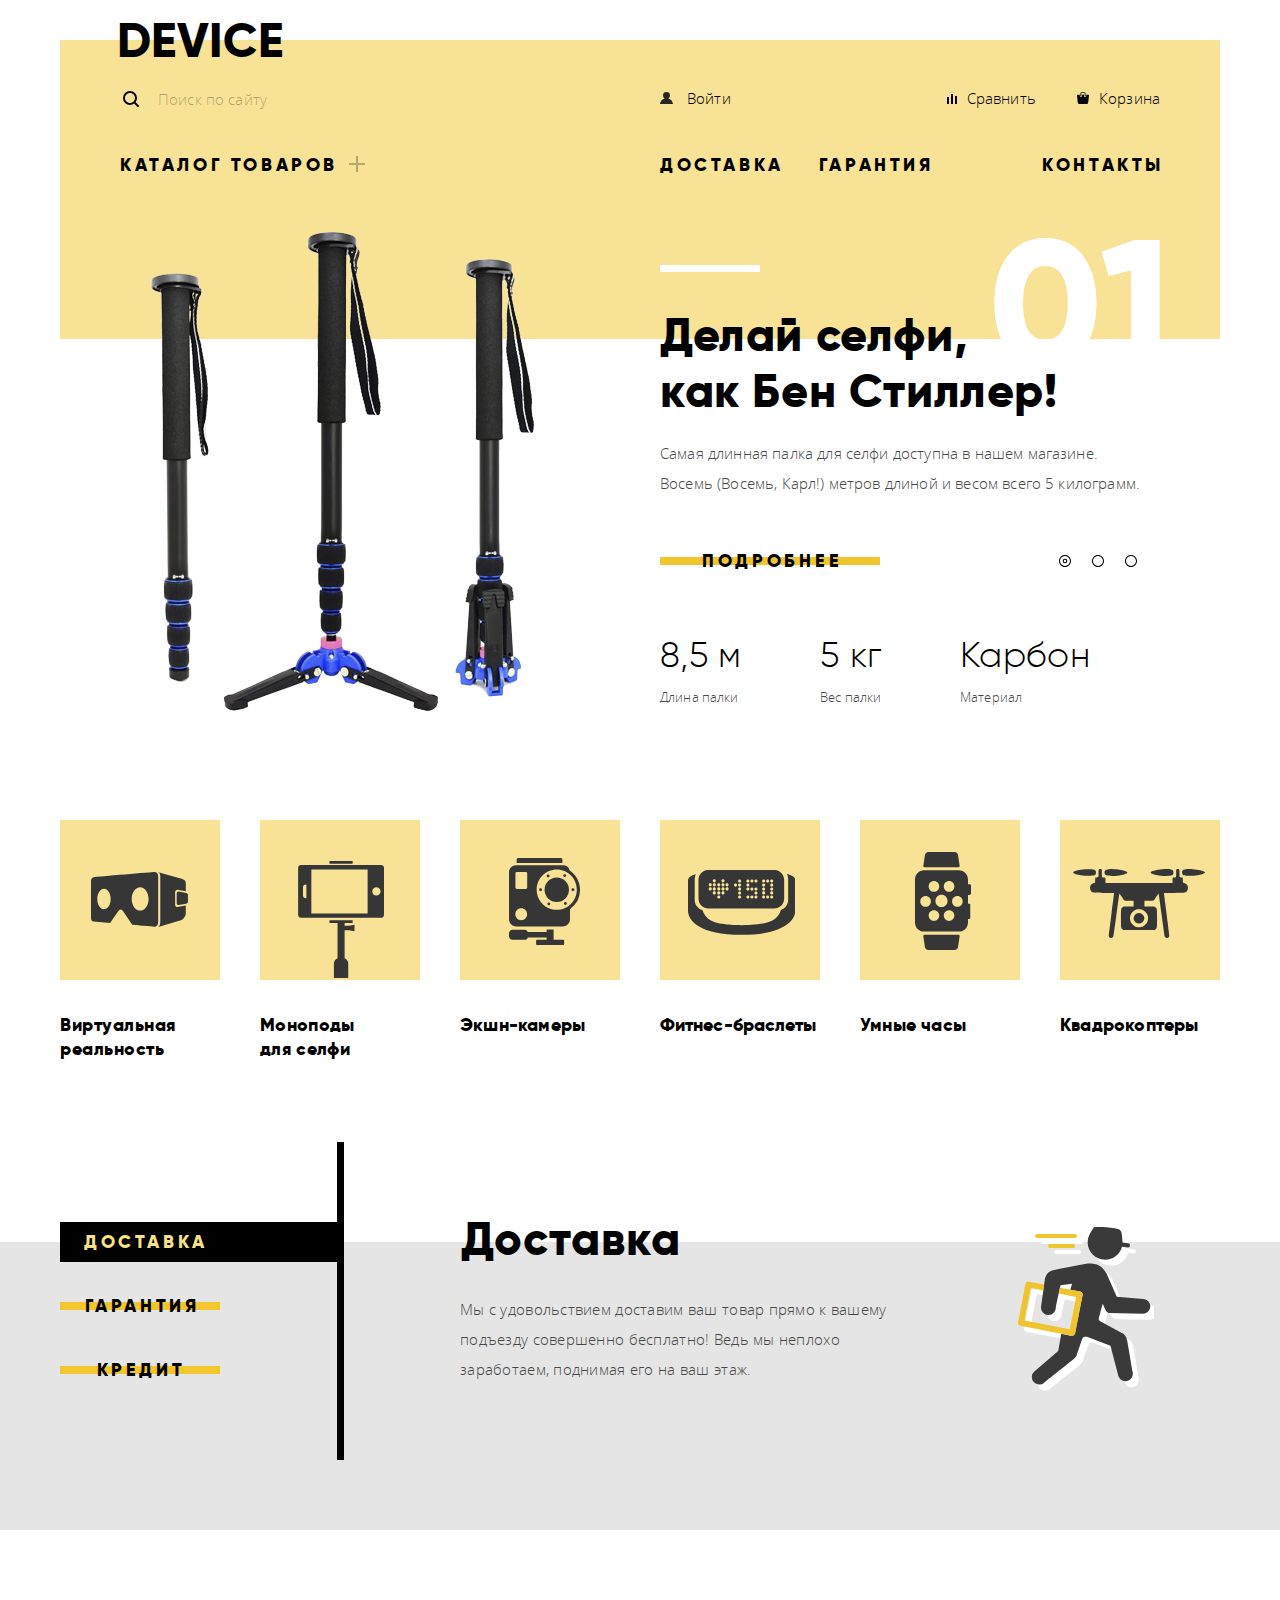
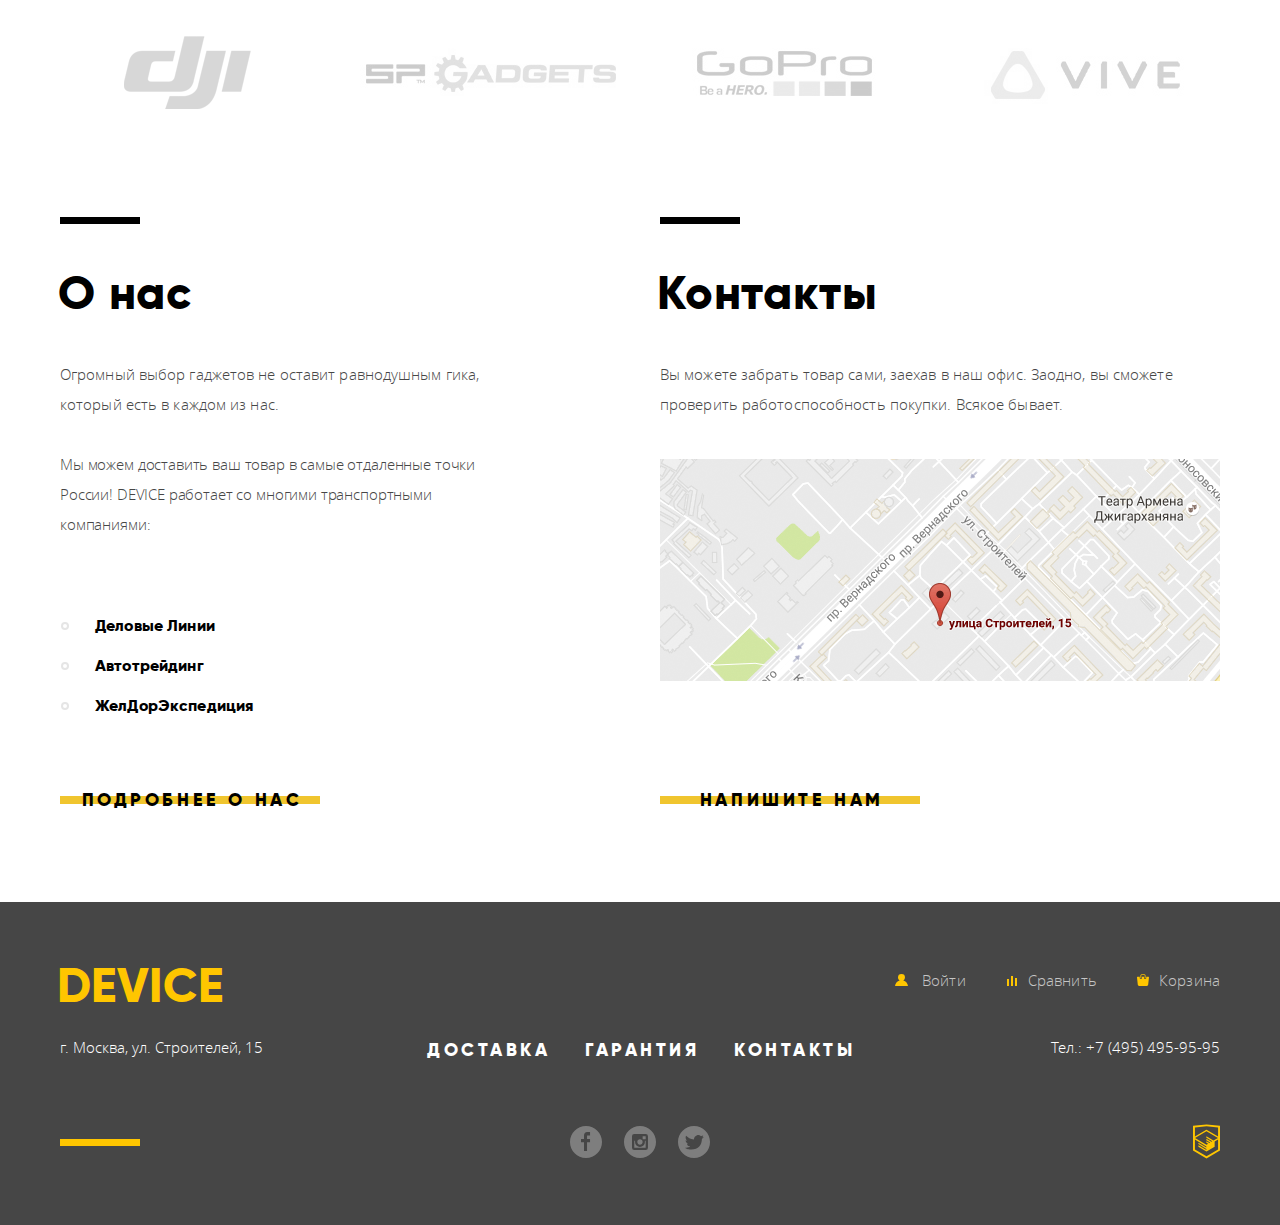
<file: index.html>
<!DOCTYPE html>
<html lang="ru">
  <head>
    <meta charset="utf-8">
    <title>HTML Academy: Девайс</title>
    <link rel="stylesheet" href="css/normalize-min.css">
    <link rel="stylesheet" href="css/style-min.css">
  </head>
  <body class="main-page">
    <header class="header">
      <div class="container">
        <nav class="navigation">
          <a class="logo header-logo disabled">Device</a>
          <div class="user-navigation">
            <form class="search-form" action="https://echo.htmlacademy.ru" method="get" name="search-data">
              <label class="visually-hidden" for="search">Поиск по сайту</label>
              <input class="search-field" type="search" name="search" id="search" placeholder="Поиск по сайту" required>
              <button class="search-btn" type="submit"><span class="btnfix">Найти</span></button>
            </form>
            <ul class="auth-menu header-auth-menu">
              <li class="auth-item header-auth-item">
                <a class="auth-link user-link" href="#">Войти</a>
              </li>
            </ul>
            <ul class="shopping-menu header-shopping-menu">
              <li class="shopping-item header-shopping-item">
                <a class="shopping-link compare-link" href="#">Сравнить</a>
              </li>
              <li class="shopping-item header-shopping-item">
                <a class="shopping-link cart-link" href="#">Корзина</a>
              </li>
            </ul>
          </div>
          <ul class="site-menu header-site-menu">
            <li class="site-menu-item">
              <a class="site-menu-link header-catalog-title" href="catalog.html">Каталог товаров</a>

              <ul class="header-catalog-menu">
                <li class="header-catalog-item">
                  <a class="header-catalog-link" href="#">Виртуальная реальность</a>
                </li>
                <li class="header-catalog-item">
                  <a class="header-catalog-link" href="catalog.html">Моноподы для селфи</a>
                </li>
                <li class="header-catalog-item">
                  <a class="header-catalog-link" href="#">Экшн-камеры</a>
                </li>
                <li class="header-catalog-item">
                  <a class="header-catalog-link" href="#">Фитнес-браслеты</a>
                </li>
                <li class="header-catalog-item">
                  <a class="header-catalog-link" href="#">Умные часы</a>
                </li>
                <li class="header-catalog-item">
                  <a class="header-catalog-link" href="#">Квадрокоптеры</a>
                </li>
              </ul>

            </li>
            <li class="site-menu-item">
              <a class="site-menu-link" href="#">Доставка</a>
            </li>
            <li class="site-menu-item">
              <a class="site-menu-link" href="#">Гарантия</a>
            </li>
            <li class="site-menu-item">
              <a class="site-menu-link" href="#">Контакты</a>
            </li>
          </ul>
        </nav>
      </div>
    </header>

    <main class="main">
      <h1 class="visually-hidden">Магазин цифровой техники «Девайс»</h1>

      <section class="promo">
        <div class="container">
          <h2 class="visually-hidden">Промо-блок</h2>
          <input class="visually-hidden promo-radio" type="radio" name="promo-slider" value="promo-slide-1" id="promo-slide-1" checked>
          <input class="visually-hidden promo-radio" type="radio" name="promo-slider" value="promo-slide-2" id="promo-slide-2">
          <input class="visually-hidden promo-radio" type="radio" name="promo-slider" value="promo-slide-3" id="promo-slide-3">
          <ul class="promo-control-list">
            <li class="promo-control-item">
              <label class="promo-control-label" for="promo-slide-1">
                <span class="visually-hidden">Первый слайд</span>
              </label>
            </li>
            <li class="promo-control-item">
              <label class="promo-control-label" for="promo-slide-2">
                <span class="visually-hidden">Второй слайд</span>
              </label>
            </li>
            <li class="promo-control-item">
              <label class="promo-control-label" for="promo-slide-3">
                <span class="visually-hidden">Третий слайд</span>
              </label>
            </li>
          </ul>
          <ul class="promo-list">
            <li class="promo-item">
              <img class="promo-image" src="img/slider-1.png" width="384" height="486" alt="Палка для селфи">
              <div class="promo-text">
                <p class="promo-lead">Делай селфи,<br>как Бен Стиллер!</p>
                <p class="desc promo-desc">Самая длинная палка для селфи доступна в нашем магазине. Восемь (Восемь, Карл!) метров длиной и весом всего 5 килограмм.</p>
                <table class="promo-table">
                  <tr class="promo-row-top">
                    <td class="promo-cell">8,5 м</td>
                    <td class="promo-cell">5 кг</td>
                    <td class="promo-cell">Карбон</td>
                  </tr>
                  <tr class="promo-row-bottom">
                    <td class="promo-cell">Длина палки</td>
                    <td class="promo-cell">Вес палки</td>
                    <td class="promo-cell">Материал</td>
                  </tr>
                </table>
                <a class="btn follow-btn promo-follow-btn" href="#">Подробнее</a>
              </div>
            </li>
            <li class="promo-item">
              <img class="promo-image" src="img/slider-2.png" width="345" height="485" alt="Фитнес-браслет">
              <div class="promo-text">
                <p class="promo-lead">Худеем<br>правильно!</p>
                <p class="desc promo-desc">Мотивирующие фитнес-браслеты помогут найти в себе силы не пропускать занятия и соблюдать диету.</p>
                <table class="promo-table">
                  <tr class="promo-row-top">
                    <td class="promo-cell">48 часов</td>
                  </tr>
                  <tr class="promo-row-bottom">
                    <td class="promo-cell">Без подзарядки</td>
                  </tr>
                </table>
                <a class="btn follow-btn promo-follow-btn" href="#">Подробнее</a>
              </div>
            </li>
            <li class="promo-item">
              <img class="promo-image" src="img/slider-3.png" width="526" height="334" alt="Квадрокоптер">
              <div class="promo-text">
                <p class="promo-lead">Порхает как бабочка, жалит как пчела!</p>
                <p class="desc promo-desc">Этот обычный, на первый взгляд, квадрокоптер оснащен мощным лазером, замаскированным под стандартную камеру.</p>
                <table class="promo-table">
                  <tr class="promo-row-top">
                    <td class="promo-cell">800 м</td>
                    <td class="promo-cell">50 м</td>
                  </tr>
                  <tr class="promo-row-bottom">
                    <td class="promo-cell">Дальность полета</td>
                    <td class="promo-cell">Радиус поражения</td>
                  </tr>
                </table>
                <a class="btn follow-btn promo-follow-btn" href="#">Подробнее</a>
              </div>
            </li>
          </ul>
        </div>
      </section>

      <section class="popular">
        <div class="container">
          <h2 class="visually-hidden">Популярные товары</h2>
          <ul class="popular-list">
            <li class="popular-item">
              <a class="popular-link" href="#">Виртуальная реальность</a>
            </li>
            <li class="popular-item">
              <a class="popular-link" href="catalog.html">Моноподы для селфи</a>
            </li>
            <li class="popular-item">
              <a class="popular-link" href="#">Экшн-камеры</a>
            </li>
            <li class="popular-item">
              <a class="popular-link" href="#">Фитнес-браслеты</a>
            </li>
            <li class="popular-item">
              <a class="popular-link" href="#">Умные часы</a>
            </li>
            <li class="popular-item">
              <a class="popular-link" href="#">Квадрокоптеры</a>
            </li>
          </ul>
        </div>
      </section>

      <section class="services">
        <div class="container">
          <h2 class="visually-hidden">Сервис</h2>
          <input class="visually-hidden services-radio" type="radio" name="services-slider" value="services-slide-1" id="services-slide-1" checked>
          <input class="visually-hidden services-radio" type="radio" name="services-slider" value="services-slide-2" id="services-slide-2">
          <input class="visually-hidden services-radio" type="radio" name="services-slider" value="services-slide-3" id="services-slide-3">
          <ul class="services-control-list">
            <li class="services-control-item">
              <label class="btn services-btn" for="services-slide-1">Доставка</label>
            </li>
            <li class="services-control-item">
              <label class="btn services-btn" for="services-slide-2">Гарантия</label>
            </li>
            <li class="services-control-item">
              <label class="btn services-btn" for="services-slide-3">Кредит</label>
            </li>
          </ul>
          <ul class="services-list">
            <li class="services-item">
              <h3 class="services-item-title main-section-title">Доставка</h3>
              <p class="desc services-desc">Мы с удовольствием доставим ваш товар прямо к вашему подъезду совершенно бесплатно! Ведь мы неплохо заработаем, поднимая его на ваш этаж.</p>
            </li>
            <li class="services-item">
              <h3 class="services-item-title main-section-title">Гарантия</h3>
              <p class="desc services-desc">Если из-за возгорания купленного у нас товара у вас сгорит дом — не переживайте, мы выдадим вам новый.<br>Товар, не дом, конечно же.</p>
            </li>
            <li class="services-item">
              <h3 class="services-item-title main-section-title">Кредит</h3>
              <p class="desc services-desc">Залезть в долговую яму стало проще! Кредитные консультанты подберут для вас наиболее выгодные условия кредита. Выгодные для нашего банка, разумеется.</p>
            </li>
          </ul>
        </div>
      </section>

      <section class="brands">
        <div class="container">
          <h2 class="visually-hidden">Бренды</h2>
          <ul class="brands-list">
            <li class="brands-item">
              <img class="brands-image" src="img/logo-1.png" width="260" height="100" alt="DJI">
            </li>
            <li class="brands-item">
              <img class="brands-image" src="img/logo-2.png" width="260" height="100" alt="SP Gadgets">
            </li>
            <li class="brands-item">
              <img class="brands-image" src="img/logo-3.png" width="260" height="100" alt="GoPro">
            </li>
            <li class="brands-item">
              <img class="brands-image" src="img/logo-4.png" width="260" height="100" alt="Vive">
            </li>
          </ul>
        </div>
      </section>

      <section class="reference">
        <div class="container">
          <h2 class="visually-hidden">Справочная информация</h2>
          <div class="reference-item">
            <h3 class="reference-item-title main-section-title">О нас</h3>
            <p class="desc reference-desc">Огромный выбор гаджетов не оставит равнодушным гика, который есть в каждом из нас.</p>
            <p class="desc reference-desc">Мы можем доставить ваш товар в самые отдаленные точки России! <span class="uppercase-text">Device</span> работает со многими транспортными компаниями:</p>
            <ul class="partners-list">
              <li class="partners-item">Деловые Линии</li>
              <li class="partners-item">Автотрейдинг</li>
              <li class="partners-item">ЖелДорЭкспедиция</li>
            </ul>
            <a class="btn follow-btn reference-follow-btn" href="#">Подробнее о нас</a>
          </div>
          <div class="reference-item">
            <h3 class="reference-item-title main-section-title">Контакты</h3>
            <p class="desc reference-desc">Вы можете забрать товар сами, заехав в наш офис. Заодно, вы сможете проверить работоспособность покупки. Всякое бывает.</p>
            <div class="map-link" tabindex="0">
              <iframe class="map-source" src="https://www.google.com/maps/embed?pb=!1m14!1m8!1m3!1d8996.143968864768!2d37.529661!3d55.688362000000005!3m2!1i1024!2i768!4f13.1!3m3!1m2!1s0x46b54cf65f5c8955%3A0x694710ccd55501e!2z0YPQuy4g0KHRgtGA0L7QuNGC0LXQu9C10LksIDE1LCDQnNC-0YHQutCy0LAsIDExOTMxMQ!5e0!3m2!1sru!2sru!4v1531333298774" width="560" height="222" allowfullscreen></iframe>
              <img class="map-image" src="img/map.png" width="560" height="222" alt="Офис компании по адресу: г. Москва, улица Строителей, 15">
            </div>
            <a class="btn follow-btn reference-follow-btn feedback-link" href="feedback.html" target="_blank">Напишите нам</a>
          </div>
        </div>
      </section>
    </main>

    <footer class="footer">
      <div class="container">
        <a class="logo footer-logo disabled">Device</a>
        <div class="footer-user-block">
          <ul class="auth-menu footer-auth-menu">
            <li class="auth-item footer-auth-item">
              <a class="auth-link user-link" href="#">Войти</a>
            </li>
          </ul>
          <ul class="shopping-menu footer-shopping-menu">
            <li class="shopping-item footer-shopping-item">
              <a class="shopping-link compare-link" href="#">Сравнить</a>
            </li>
            <li class="shopping-item footer-shopping-item">
              <a class="shopping-link cart-link" href="#">Корзина</a>
            </li>
          </ul>
        </div>
        <div class="footer-site-block">
          <p class="footer-details">г. Москва, ул. Строителей, 15</p>
          <ul class="site-menu footer-site-menu">
            <li class="site-menu-item">
              <a class="site-menu-link" href="#">Доставка</a>
            </li>
            <li class="site-menu-item">
              <a class="site-menu-link" href="#">Гарантия</a>
            </li>
            <li class="site-menu-item">
              <a class="site-menu-link" href="#">Контакты</a>
            </li>
          </ul>
          <p class="footer-details"><a class="edgefix">Тел.: +7 (495) 495-95-95</a></p>
        </div>
        <ul class="footer-social">
          <li class="social-item">
            <a class="social-link social-link-facebook" href="#">
              <span class="visually-hidden">Facebook</span>
            </a>
          </li>
          <li class="social-item">
            <a class="social-link social-link-instagram" href="#">
              <span class="visually-hidden">Instagram</span>
            </a>
          </li>
          <li class="social-item">
            <a class="social-link social-link-twitter" href="#">
              <span class="visually-hidden">Twitter</span>
            </a>
          </li>
        </ul>
        <a class="copyright" href="https://htmlacademy.ru/intensive/htmlcss" target="_blank">
          <img class="copyright-icon" src="img/logo-html.svg" width="27" height="35" alt="HTML Academy | Интенсивный онлайн‑курс Профессиональный HTML и CSS, уровень 1">
        </a>
      </div>
    </footer>

    <section class="modal modal-feedback">
      <h2 class="visually-hidden">Форма обратной связи</h2>
      <form class="feedback-form" action="https://echo.htmlacademy.ru" method="post" name="feedback-data">
        <p class="feedback-item feedback-input-item">
          <label class="feedback-item-title" for="fullname">Ваше имя:</label>
          <input class="feedback-field feedback-fullname" type="text" name="fullname" id="fullname" placeholder="Имя Фамилия">
        </p>
        <p class="feedback-item feedback-input-item">
          <label class="feedback-item-title" for="email">Ваш e-mail:</label>
          <input class="feedback-field feedback-email" type="email" name="email" id="email" placeholder="email@example.com">
        </p>
        <p class="feedback-item feedback-textarea-item">
          <label class="feedback-item-title" for="message">Текст письма:</label>
          <textarea class="feedback-field feedback-textarea" name="message" id="message" placeholder="В свободной форме"></textarea>
        </p>
        <button class="btn follow-btn feedback-btn" type="submit"><span class="btnfix">Отправить</span></button>
      </form>
      <button class="modal-close-btn" type="button">
        <span class="visually-hidden">Закрыть</span>
      </button>
    </section>

    <section class="modal modal-map">
      <h2 class="visually-hidden">Как до нас добраться</h2>
      <iframe class="modal-map-source" tabindex="-1" src="https://www.google.com/maps/embed?pb=!1m18!1m12!1m3!1d2249.1123749473113!2d37.52742931534853!3d55.68703400453078!2m3!1f0!2f0!3f0!3m2!1i1024!2i768!4f13.1!3m3!1m2!1s0x46b54cf65f5c8955%3A0x694710ccd55501e!2z0YPQuy4g0KHRgtGA0L7QuNGC0LXQu9C10LksIDE1LCDQnNC-0YHQutCy0LAsIDExOTMxMQ!5e0!3m2!1sru!2sru!4v1531330669406" width="960" height="559" allowfullscreen></iframe>
      <img class="modal-map-image" src="img/map-big.png" width="960" height="559" alt="Офис компании по адресу: г. Москва, улица Строителей, 15">
      <button class="modal-close-btn" type="button">
        <span class="visually-hidden">Закрыть</span>
      </button>
    </section>

    <script src="js/script-min.js"></script>
  </body>
</html>
</file>
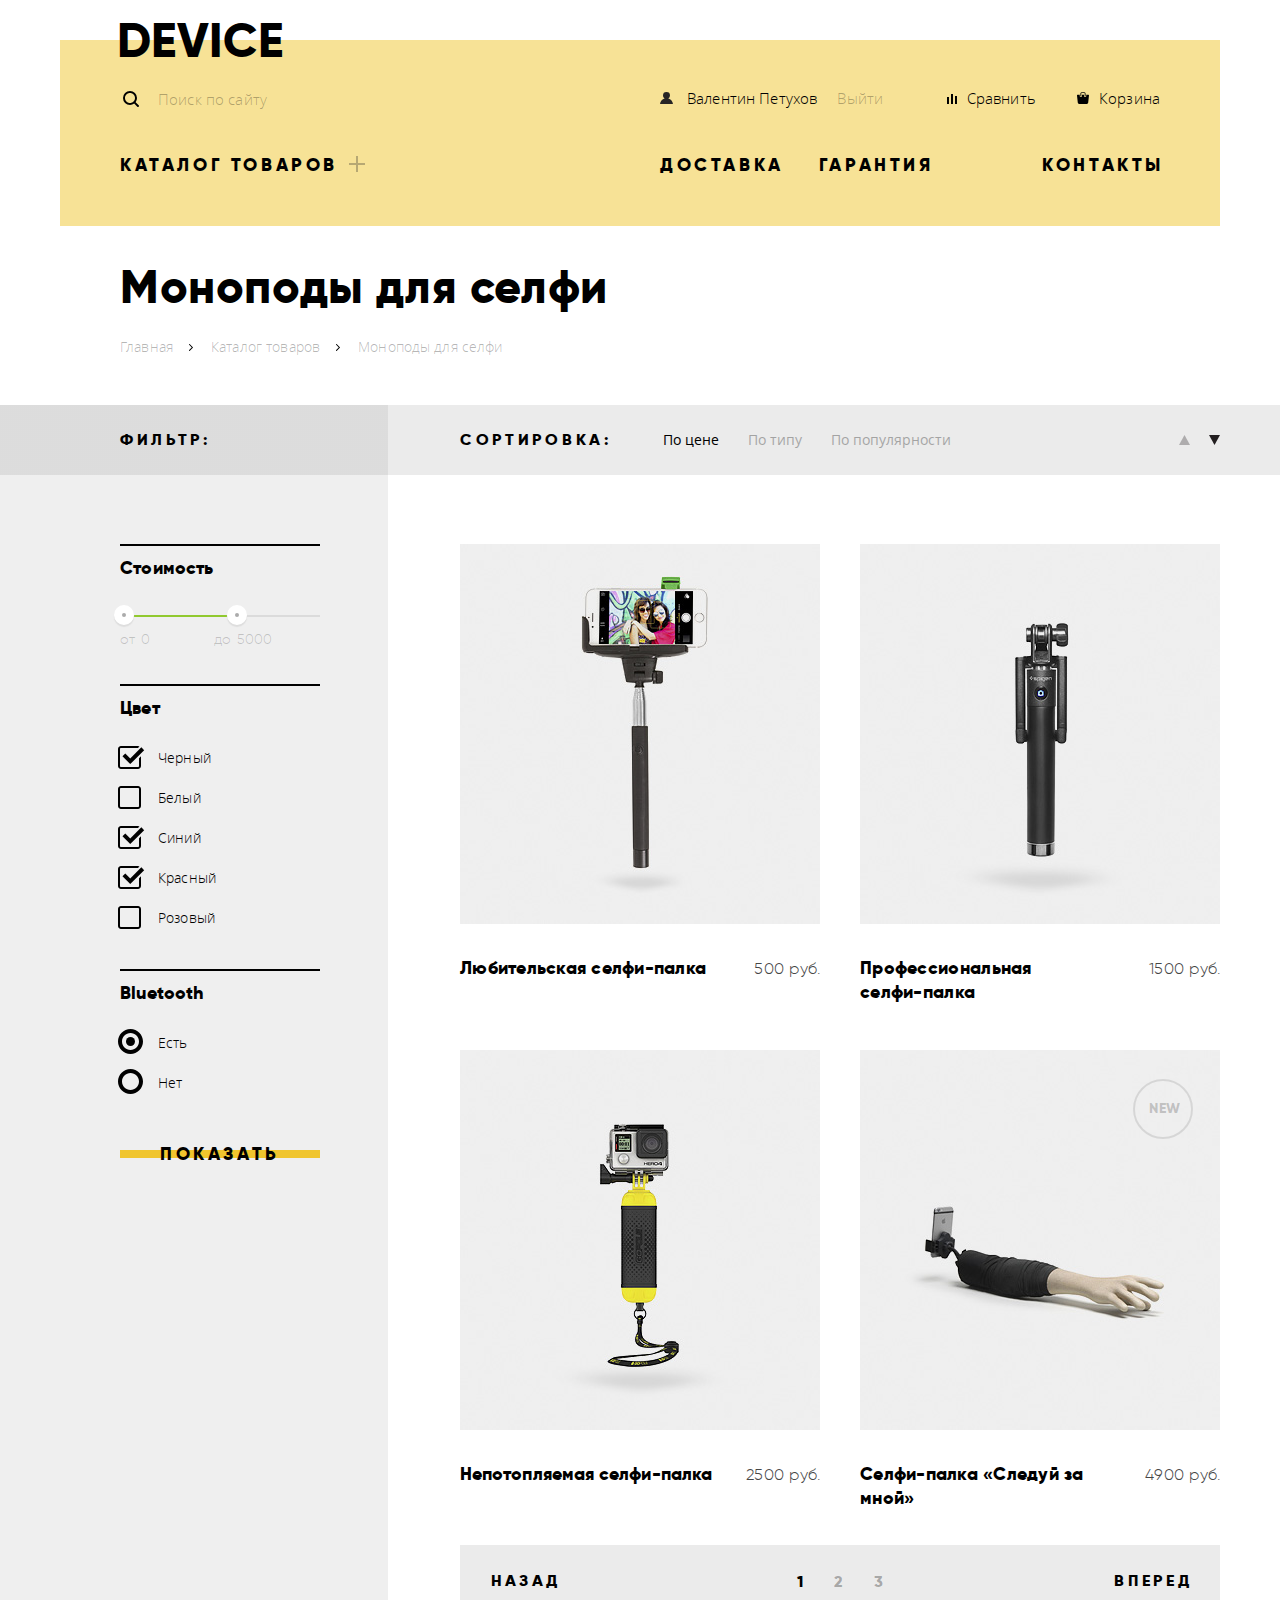
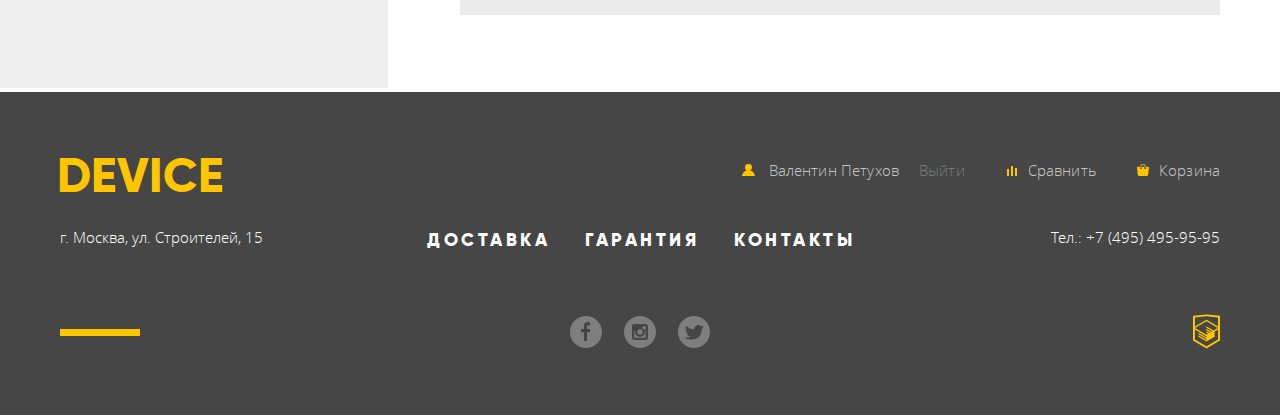
<file: catalog.html>
<!DOCTYPE html>
<html lang="ru">
  <head>
    <meta charset="utf-8">
    <title>Моноподы для селфи – Каталог товаров | HTML Academy: Девайс</title>
    <link rel="stylesheet" href="css/normalize-min.css">
    <link rel="stylesheet" href="css/style-min.css">
  </head>
  <body class="inner-page">
    <header class="header">
      <div class="container">
        <nav class="navigation">
          <a class="logo header-logo" href="index.html">Device</a>
          <div class="user-navigation">
            <form class="search-form" action="https://echo.htmlacademy.ru" method="get" name="search-data">
              <label class="visually-hidden" for="search">Поиск по сайту</label>
              <input class="search-field" type="search" name="search" id="search" placeholder="Поиск по сайту" required>
              <button class="search-btn" type="submit"><span class="btnfix">Найти</span></button>
            </form>
            <ul class="auth-menu header-auth-menu">
              <li class="auth-item header-auth-item">
                <a class="auth-link user-link" href="#">Валентин Петухов</a>
              </li>
              <li class="auth-item header-auth-item">
                <a class="auth-link logout-link" href="#">Выйти</a>
              </li>
            </ul>
            <ul class="shopping-menu header-shopping-menu">
              <li class="shopping-item header-shopping-item">
                <a class="shopping-link compare-link" href="#">Сравнить</a>
              </li>
              <li class="shopping-item header-shopping-item">
                <a class="shopping-link cart-link" href="#">Корзина</a>
              </li>
            </ul>
          </div>
          <ul class="site-menu header-site-menu">
            <li class="site-menu-item">
              <a class="site-menu-link header-catalog-title" href="catalog.html">Каталог товаров</a>

              <ul class="header-catalog-menu">
                <li class="header-catalog-item">
                  <a class="header-catalog-link" href="#">Виртуальная реальность</a>
                </li>
                <li class="header-catalog-item">
                  <a class="header-catalog-link" href="catalog.html">Моноподы для селфи</a>
                </li>
                <li class="header-catalog-item">
                  <a class="header-catalog-link" href="#">Экшн-камеры</a>
                </li>
                <li class="header-catalog-item">
                  <a class="header-catalog-link" href="#">Фитнес-браслеты</a>
                </li>
                <li class="header-catalog-item">
                  <a class="header-catalog-link" href="#">Умные часы</a>
                </li>
                <li class="header-catalog-item">
                  <a class="header-catalog-link" href="#">Квадрокоптеры</a>
                </li>
              </ul>

            </li>
            <li class="site-menu-item">
              <a class="site-menu-link" href="#">Доставка</a>
            </li>
            <li class="site-menu-item">
              <a class="site-menu-link" href="#">Гарантия</a>
            </li>
            <li class="site-menu-item">
              <a class="site-menu-link" href="#">Контакты</a>
            </li>
          </ul>
        </nav>
      </div>
    </header>

    <main class="main">
      <div class="container">
        <h1 class="page-title">Моноподы для селфи</h1>
        <ul class="breadcrumbs-list">
          <li class="breadcrumbs-item">
            <a class="breadcrumbs-link" href="index.html">Главная</a>
          </li>
          <li class="breadcrumbs-item">
            <a class="breadcrumbs-link" href="#">Каталог товаров</a>
          </li>
          <li class="breadcrumbs-item">
            <a class="breadcrumbs-link disabled">Моноподы для селфи</a>
          </li>
        </ul>
      </div>

      <header class="catalog-header">
        <div class="pane left-pane">
          <p class="filter-header">Фильтр:</p>
        </div>

        <div class="pane right-pane">
          <div class="sorting">
            <p class="sorting-title">Сортировка:</p>
            <ul class="sorting-list sorting-type-list">
              <li class="sorting-type-item current">
                <a class="sorting-btn">По цене</a>
              </li>
              <li class="sorting-type-item">
                <a class="sorting-btn" href="#">По типу</a>
              </li>
              <li class="sorting-type-item">
                <a class="sorting-btn" href="#">По популярности</a>
              </li>
            </ul>
            <ul class="sorting-list sorting-direction-list">
              <li class="sorting-direction-item">
                <a class="sorting-btn" href="#">
                  <span class="visually-hidden">В обратном порядке</span>
                  </a>
              </li>
              <li class="sorting-direction-item current">
                <a class="sorting-btn">
                  <span class="visually-hidden">В прямом порядке</span>
                </a>
              </li>
            </ul>
          </div>
        </div>
      </header>

      <div class="catalog-body">
        <div class="pane left-pane">
          <form class="filter-form" action="https://echo.htmlacademy.ru" method="get" name="filter-data">
            <fieldset class="filter-group filter-price">
             <legend class="filter-group-title">Стоимость</legend>
             <div class="filter-scale">
               <div class="filter-bar"></div>
               <button class="filter-toggle filter-toggle-min" type="button">
                 <span class="visually-hidden">Минимальная стоимость</span>
               </button>
               <button class="filter-toggle filter-toggle-max" type="button">
                 <span class="visually-hidden">Максимальная стоимость</span>
               </button>
             </div>
             <div class="filter-price-control">
               <label class="filter-price-label">от <input class="filter-price-input" type="text" name="min-price" value="0" readonly></label>
               <label class="filter-price-label">до <input class="filter-price-input" type="text" name="max-price" value="5000" readonly></label>
              </div>
            </fieldset>
            <fieldset class="filter-group filter-color">
              <legend class="filter-group-title">Цвет</legend>
              <ul class="filter-option-list">
                <li class="filter-option-item">
                  <input class="visually-hidden filter-field filter-checkbox-field" type="checkbox" name="black" value="yes" id="filter-black" checked>
                  <label class="filter-option-title" for="filter-black">Черный</label>
                </li>
                <li class="filter-option-item">
                  <input class="visually-hidden filter-field filter-checkbox-field" type="checkbox" name="white" value="yes" id="filter-white">
                  <label class="filter-option-title" for="filter-white">Белый</label>
                </li>
                <li class="filter-option-item">
                  <input class="visually-hidden filter-field filter-checkbox-field" type="checkbox" name="blue" value="yes" id="filter-blue" checked>
                  <label class="filter-option-title" for="filter-blue">Синий</label>
                </li>
                <li class="filter-option-item">
                  <input class="visually-hidden filter-field filter-checkbox-field" type="checkbox" name="red" value="yes" id="filter-red" checked>
                  <label class="filter-option-title" for="filter-red">Красный</label>
                </li>
                <li class="filter-option-item">
                  <input class="visually-hidden filter-field filter-checkbox-field" type="checkbox" name="pink" value="yes" id="filter-pink">
                  <label class="filter-option-title" for="filter-pink">Розовый</label>
                </li>
              </ul>
            </fieldset>
            <fieldset class="filter-group filter-bluetooth">
              <legend class="filter-group-title">Bluetooth</legend>
              <ul class="filter-option-list">
                <li class="filter-option-item">
                  <input class="visually-hidden filter-field filter-radio-field" type="radio" name="bluetooth-availability" value="yes" id="bluetooth-yes" checked>
                  <label class="filter-option-title" for="bluetooth-yes">Есть</label>
                </li>
                <li class="filter-option-item">
                  <input class="visually-hidden filter-field filter-radio-field" type="radio" name="bluetooth-availability" value="no" id="bluetooth-no">
                  <label class="filter-option-title" for="bluetooth-no">Нет</label>
                </li>
              </ul>
            </fieldset>
            <button class="btn follow-btn filter-btn" type="submit"><span class="btnfix">Показать</span></button>
          </form>
        </div>

        <div class="pane right-pane">
          <section class="catalog-section">
            <h2 class="visually-hidden">Список моноподов</h2>
            <ul class="catalog-list">
              <li class="catalog-item">
                <img class="catalog-image" src="img/item-1.jpg" width="360" height="380" alt="Любительская селфи-палка">
                <div class="catalog-overlay">
                  <a class="btn follow-btn catalog-btn" href="#">В корзину</a>
                  <a class="catalog-compare-btn" href="#">Добавить к сравнению</a>
                </div>
                <div class="catalog-desc">
                  <h3 class="catalog-title">
                    <a class="catalog-link" href="#">Любительская селфи-палка</a>
                  </h3>
                  <span class="catalog-price">500 руб.</span>
                </div>
              </li>
              <li class="catalog-item">
                <img class="catalog-image" src="img/item-2.jpg" width="360" height="380" alt="Профессиональная селфи-палка">
                <div class="catalog-overlay">
                  <a class="btn follow-btn catalog-btn" href="#">В корзину</a>
                  <a class="catalog-compare-btn" href="#">Добавить к сравнению</a>
                </div>
                <div class="catalog-desc">
                  <h3 class="catalog-title">
                    <a class="catalog-link" href="#">Профессиональная селфи-палка</a>
                  </h3>
                  <span class="catalog-price">1500 руб.</span>
                </div>
              </li>
              <li class="catalog-item">
                <img class="catalog-image" src="img/item-3.jpg" width="360" height="380" alt="Непотопляемая селфи-палка">
                <div class="catalog-overlay">
                  <a class="btn follow-btn catalog-btn" href="#">В корзину</a>
                  <a class="catalog-compare-btn" href="#">Добавить к сравнению</a>
                </div>
                <div class="catalog-desc">
                  <h3 class="catalog-title">
                    <a class="catalog-link" href="#">Непотопляемая селфи-палка</a>
                  </h3>
                  <span class="catalog-price">2500 руб.</span>
                </div>
              </li>
              <li class="catalog-item new-product">
                <img class="catalog-image" src="img/item-4.jpg" width="360" height="380" alt="Селфи-палка «Следуй за мной»">
                <div class="catalog-overlay">
                  <a class="btn follow-btn catalog-btn" href="#">В корзину</a>
                  <a class="catalog-compare-btn" href="#">Добавить к сравнению</a>
                </div>
                <div class="catalog-desc">
                  <h3 class="catalog-title">
                    <a class="catalog-link" href="#">Селфи-палка «Следуй за мной»</a>
                  </h3>
                  <span class="catalog-price">4900 руб.</span>
                </div>
              </li>
            </ul>
          </section>

          <div class="pagination">
          <a class="pagination-direction-btn" href="#">Назад</a>
          <ul class="pagination-list">
            <li class="pagination-item current">
              <a class="pagination-number-btn">1</a>
            </li>
            <li class="pagination-item">
              <a class="pagination-number-btn" href="#">2</a>
            </li>
            <li class="pagination-item">
              <a class="pagination-number-btn" href="#">3</a>
            </li>
          </ul>
          <a class="pagination-direction-btn" href="#">Вперед</a>
          </div>
        </div>

      </div>
    </main>

    <footer class="footer">
      <div class="container">
        <a class="logo footer-logo" href="index.html">Device</a>
        <div class="footer-user-block">
          <ul class="auth-menu footer-auth-menu">
            <li class="auth-item footer-auth-item">
              <a class="auth-link user-link" href="#">Валентин Петухов</a>
            </li>
            <li class="auth-item footer-auth-item">
              <a class="auth-link logout-link" href="#">Выйти</a>
            </li>
          </ul>
          <ul class="shopping-menu footer-shopping-menu">
            <li class="shopping-item footer-shopping-item">
              <a class="shopping-link compare-link" href="#">Сравнить</a>
            </li>
            <li class="shopping-item footer-shopping-item">
              <a class="shopping-link cart-link" href="#">Корзина</a>
            </li>
          </ul>
        </div>
        <div class="footer-site-block">
          <p class="footer-details">г. Москва, ул. Строителей, 15</p>
          <ul class="site-menu footer-site-menu">
            <li class="site-menu-item">
              <a class="site-menu-link" href="#">Доставка</a>
            </li>
            <li class="site-menu-item">
              <a class="site-menu-link" href="#">Гарантия</a>
            </li>
            <li class="site-menu-item">
              <a class="site-menu-link" href="#">Контакты</a>
            </li>
          </ul>
          <p class="footer-details"><a class="edgefix">Тел.: +7 (495) 495-95-95</a></p>
        </div>
        <ul class="footer-social">
          <li class="social-item">
            <a class="social-link social-link-facebook" href="#">
              <span class="visually-hidden">Facebook</span>
            </a>
          </li>
          <li class="social-item">
            <a class="social-link social-link-instagram" href="#">
              <span class="visually-hidden">Instagram</span>
            </a>
          </li>
          <li class="social-item">
            <a class="social-link social-link-twitter" href="#">
              <span class="visually-hidden">Twitter</span>
            </a>
          </li>
        </ul>
        <a class="copyright" href="https://htmlacademy.ru/intensive/htmlcss" target="_blank">
          <img class="copyright-icon" src="img/logo-html.svg" width="27" height="35" alt="HTML Academy | Интенсивный онлайн‑курс Профессиональный HTML и CSS, уровень 1">
        </a>
      </div>
    </footer>
  </body>
</html>
</file>
<file: css/style-min.css>
@-webkit-keyframes bounce{0%{-webkit-transform:translatey(-2000px);transform:translatey(-2000px)}70%{-webkit-transform:translatey(50px);transform:translatey(50px)}85%{-webkit-transform:translatey(-20px);transform:translatey(-20px)}95%{-webkit-transform:translatey(10px);transform:translatey(10px)}to{-webkit-transform:translatey(0);transform:translatey(0)}}@keyframes bounce{0%{-webkit-transform:translatey(-2000px);transform:translatey(-2000px)}70%{-webkit-transform:translatey(50px);transform:translatey(50px)}85%{-webkit-transform:translatey(-20px);transform:translatey(-20px)}95%{-webkit-transform:translatey(10px);transform:translatey(10px)}to{-webkit-transform:translatey(0);transform:translatey(0)}}@-webkit-keyframes shake{0%,to{-webkit-transform:translatex(0);transform:translatex(0)}10%,30%,50%,70%,90%{-webkit-transform:translatex(5px);transform:translatex(5px)}20%,40%,60%,80%{-webkit-transform:translatex(-5px);transform:translatex(-5px)}}@keyframes shake{0%,to{-webkit-transform:translatex(0);transform:translatex(0)}10%,30%,50%,70%,90%{-webkit-transform:translatex(5px);transform:translatex(5px)}20%,40%,60%,80%{-webkit-transform:translatex(-5px);transform:translatex(-5px)}}@font-face{font-weight:300;font-family:"Gilroy";font-style:normal;src:local("Gilroy Light"),url(../fonts/gilroylight-webfont.woff2) format("woff2"),url(../fonts/gilroylight-webfont.woff) format("woff")}@font-face{font-weight:800;font-family:"Gilroy";font-style:normal;src:local("Gilroy ExtraBold"),url(../fonts/gilroyextrabold-webfont.woff2) format("woff2"),url(../fonts/gilroyextrabold-webfont.woff) format("woff")}@font-face{font-weight:300;font-family:"Open Sans";font-style:normal;src:local("OpenSans Light"),url(../fonts/opensans-light-webfont.woff2) format("woff2"),url(../fonts/opensans-light-webfont.woff) format("woff")}@font-face{font-weight:400;font-family:"Open Sans";font-style:normal;src:local("OpenSans"),url(../fonts/opensans-regular-webfont.woff2) format("woff2"),url(../fonts/opensans-regular-webfont.woff) format("woff")}body{min-width:1200px;font-weight:300;font-size:15px;line-height:30px;font-family:"Open Sans","Verdana",sans-serif;color:#000;letter-spacing:.15px;background-color:#fff}img{max-width:100%;height:auto}a{color:inherit;text-decoration:none}.visually-hidden{position:absolute;width:1px;height:1px;margin:-1px;padding:0;overflow:hidden;border:0;clip:rect(0,0,0,0)}.container{width:1160px;margin:0 auto;padding:0 20px}.header{padding:40px 0 0}.main-page .navigation::after,.navigation{width:1160px;background-color:rgba(240,197,46,.5)}.navigation{display:-webkit-box;display:-ms-flexbox;display:flex;-webkit-box-direction:normal;-webkit-box-orient:vertical;-ms-flex-direction:column;flex-direction:column;-webkit-box-sizing:border-box;box-sizing:border-box;padding:34px 60px 0;position:relative}.main-page .navigation::after{content:"";position:absolute;bottom:-113px;left:0;z-index:-1;height:113px}.logo{position:absolute;font-weight:800;font-size:48px;line-height:48px;font-family:"Gilroy","Arial",sans-serif;text-transform:uppercase;letter-spacing:.48px}.header-logo{top:-23px;left:57px}.inner-page .logo:hover{opacity:.6}.inner-page .logo:active{opacity:.3}.search-form,.user-navigation{display:-webkit-box;display:-ms-flexbox;display:flex}.user-navigation{margin-bottom:30px}.search-form{-webkit-box-pack:justify;-ms-flex-pack:justify;justify-content:space-between;width:440px;margin-right:100px}.search-field{-webkit-box-flex:1;-ms-flex-positive:1;flex-grow:1;-webkit-box-sizing:border-box;box-sizing:border-box;min-width:10px;padding-right:10px;padding-left:38px;font-weight:300;font-size:15px;line-height:30px;font-family:"Open Sans","Verdana",sans-serif;letter-spacing:.15px;background-color:transparent;background-image:url(../img/search.svg);background-repeat:no-repeat;background-position:3px 17px;border-style:none;outline:0}.search-field::-webkit-input-placeholder{color:rgba(0,0,0,.3)}.search-field:-ms-input-placeholder{color:rgba(0,0,0,.3)}.search-field::-ms-input-placeholder{color:rgba(0,0,0,.3)}.search-field::placeholder{color:rgba(0,0,0,.3)}.search-field:hover::-webkit-input-placeholder{color:rgba(0,0,0,.6)}.search-field:hover:-ms-input-placeholder{color:rgba(0,0,0,.6)}.search-field:hover::-ms-input-placeholder{color:rgba(0,0,0,.6)}.search-field:hover::placeholder{color:rgba(0,0,0,.6)}.search-field:focus::-webkit-input-placeholder,.search-form:active .search-field::-webkit-input-placeholder{visibility:hidden}.search-field:focus:-ms-input-placeholder{visibility:hidden}.search-field:focus::-ms-input-placeholder{visibility:hidden}.search-form:active .search-field:-ms-input-placeholder{visibility:hidden}.search-form:active .search-field::-ms-input-placeholder{visibility:hidden}.search-field:focus::placeholder,.search-form:active .search-field::placeholder{visibility:hidden}.search-btn{position:relative;-ms-flex-negative:0;flex-shrink:0;-webkit-box-sizing:border-box;box-sizing:border-box;padding:14px 17px 14px 18px;vertical-align:middle;text-align:center;background-color:transparent;border:2px solid #000;outline:0;visibility:hidden;-webkit-transition-duration:1ms;transition-duration:1ms;-webkit-transition-property:visibility;transition-property:visibility}.search-btn:active::before,.search-btn:focus::before,.search-btn:hover::before,.search-field:focus~.search-btn::before,.search-field:valid~.search-btn::before{content:"";position:absolute;right:0;bottom:-2px;width:440px;border-bottom:2px solid #000}.search-field:focus~.search-btn,.search-field:valid~.search-btn{visibility:visible}.search-btn:focus,.search-btn:hover{color:#fff;background-color:#000;visibility:visible}.search-btn:active{color:rgba(255,255,255,.3)}.auth-menu{display:-webkit-box;display:-ms-flexbox;display:flex;-ms-flex-wrap:wrap;flex-wrap:wrap;max-width:280px;margin:0;padding:9px 0 0;list-style-type:none}.header-auth-menu{margin-right:auto}.auth-link,.shopping-link{position:relative}.auth-link{text-align:left}.header .user-link{padding-left:27px}.header .user-link::before{content:"";position:absolute;top:4px;left:0;width:13px;height:12px;background-image:url(../img/user.svg);background-repeat:no-repeat;background-position:center}.header .auth-link:hover::before{opacity:.6}.header .auth-link:active::before{opacity:.3}.inner-page .auth-item:first-child{margin-right:20px}.header .shopping-link:hover,.header .user-link:hover{color:rgba(0,0,0,.6)}.header .logout-link,.header .logout-link:active,.header .logout-link:hover,.header .shopping-link:active,.header .user-link:active{color:rgba(0,0,0,.3)}.shopping-menu{display:-webkit-box;display:-ms-flexbox;display:flex;-ms-flex-wrap:wrap;flex-wrap:wrap;-webkit-box-pack:justify;-ms-flex-pack:justify;justify-content:space-between;max-width:220px;margin:0;padding:9px 0 0;list-style-type:none}.header-shopping-item:last-child{margin-left:38px}.shopping-link{padding-left:25px;text-align:right}.header .cart-link::before,.header .compare-link::before{content:"";position:absolute;top:6px;left:5px;width:10px;height:10px;background-image:url(../img/compare.svg);background-repeat:no-repeat;background-position:center}.header .cart-link::before{top:4px;left:3px;width:12px;height:12px;background-image:url(../img/cart.svg)}.header .shopping-link:hover::before{opacity:.8}.header .shopping-link:active::before{opacity:.3}.site-menu{display:-webkit-box;display:-ms-flexbox;display:flex;-ms-flex-wrap:wrap;flex-wrap:wrap;margin:0;list-style-type:none;font-weight:800;font-size:18px;line-height:24px;font-family:"Gilroy","Arial",sans-serif;text-transform:uppercase}.header-site-menu{margin-bottom:49px;padding:0;letter-spacing:3.6px}.header .site-menu-item:nth-child(1){width:540px}.header .site-menu-item:nth-child(2){margin-right:35px;margin-left:0}.header .site-menu-item:nth-child(3){margin-right:auto;margin-left:0}.header .site-menu-item:nth-child(4){margin-right:-4px;margin-left:auto}.header-catalog-title{position:relative;padding-right:27px}.header-catalog-title::after{content:"";position:absolute;top:1px;right:0;width:16px;height:16px;background-image:url(../img/plus.svg);background-repeat:no-repeat;background-position:center;opacity:.3}.site-menu-link:hover{color:rgba(0,0,0,.6)}.site-menu-link:active{color:rgba(0,0,0,.3)}.header-catalog-menu{position:absolute;top:132px;left:0;z-index:1;display:none;-webkit-box-sizing:border-box;box-sizing:border-box;width:1160px;height:167px;margin:0;padding:25px 60px 24px;list-style-type:none;background-image:linear-gradient(180deg,transparent 15px,#f7e296 15px)}.header-catalog-menu:hover,.header-catalog-title:focus~.header-catalog-menu,.header-catalog-title:hover~.header-catalog-menu{display:-webkit-box;display:-ms-flexbox;display:flex;-webkit-box-direction:normal;-webkit-box-orient:vertical;-ms-flex-direction:column;flex-direction:column;-ms-flex-wrap:wrap;flex-wrap:wrap;-ms-flex-line-pack:start;align-content:flex-start;-webkit-box-sizing:border-box;box-sizing:border-box}.header-catalog-item{margin-right:60px;font-weight:300;font-size:15px;line-height:36px;font-family:"Open Sans","Verdana",sans-serif;text-transform:none;letter-spacing:.15px}.header-catalog-item:nth-child(4),.header-catalog-item:nth-child(5){margin-right:74px}.header-catalog-item:nth-child(5){margin-bottom:36px}.header-catalog-item:last-child{margin-right:0}.header-catalog-link:hover{opacity:.6}.header-catalog-link:active{opacity:.3}.main{display:-webkit-box;display:-ms-flexbox;display:flex;-webkit-box-direction:normal;-webkit-box-orient:vertical;-ms-flex-direction:column;flex-direction:column;-ms-flex-line-pack:center;align-content:center}.main-section-title{font-weight:800;font-size:47px;line-height:48px;font-family:"Gilroy","Arial",sans-serif;letter-spacing:.47px}.btnfix{position:relative;top:0;left:0}.btn,.btn::before{-webkit-box-sizing:border-box;box-sizing:border-box}.btn{display:-webkit-box;display:-ms-flexbox;display:flex;-webkit-box-pack:center;-ms-flex-pack:center;justify-content:center;-webkit-box-align:center;-ms-flex-align:center;align-items:center;padding:0 10px;font-weight:800;font-size:18px;line-height:40px;font-family:"Gilroy","Arial",sans-serif;text-transform:uppercase;letter-spacing:3.6px;border-style:none;cursor:pointer;position:relative;background-color:transparent}.btn::before{content:"";position:absolute;top:40%;left:0;z-index:-1;width:inherit;height:20%;background-color:#f0c52e;-webkit-transform:scale(1);transform:scale(1);-webkit-transition-duration:250ms;transition-duration:250ms;-webkit-transition-property:-webkit-transform;transition-property:transform,-webkit-transform;transition-property:transform}.btn:hover::before{-webkit-transform:scaley(5);transform:scaley(5)}.follow-btn:active{color:rgba(0,0,0,.3)}.desc{margin:0;padding:0;color:#464646;letter-spacing:.15px}.promo .container{position:relative}.promo-control-list,.promo-radio{top:329px;right:103px}.promo-control-list{position:absolute;display:-webkit-box;display:-ms-flexbox;display:flex;-webkit-box-pack:end;-ms-flex-pack:end;justify-content:flex-end;margin:0;padding:0;list-style-type:none}.promo-control-item:not(:first-child){margin-left:21px}.promo-control-label{display:block;width:12px;height:12px;background-image:url(../img/slider-button-empty.svg);background-repeat:no-repeat;background-position:center;background-size:12px 12px;cursor:pointer}.promo-radio[id$="1"]:not(:checked)~.promo-control-list .promo-control-label[for$="1"]:hover,.promo-radio[id$="2"]:not(:checked)~.promo-control-list .promo-control-label[for$="2"]:hover,.promo-radio[id$="3"]:not(:checked)~.promo-control-list .promo-control-label[for$="3"]:hover{background-image:url(../img/slider-button.svg);background-repeat:no-repeat;background-position:center;background-size:12px 12px;opacity:.8}.promo-control-list .promo-control-label:active{opacity:.8}.promo-radio[id$="1"]:not(:checked)~.promo-control-list .promo-control-label[for$="1"]:active,.promo-radio[id$="2"]:not(:checked)~.promo-control-list .promo-control-label[for$="2"]:active,.promo-radio[id$="3"]:not(:checked)~.promo-control-list .promo-control-label[for$="3"]:active{opacity:.6}.promo-radio[id$="1"]:checked~.promo-control-list .promo-control-label[for$="1"],.promo-radio[id$="2"]:checked~.promo-control-list .promo-control-label[for$="2"],.promo-radio[id$="3"]:checked~.promo-control-list .promo-control-label[for$="3"]{background-image:url(../img/slider-button.svg);background-repeat:no-repeat;background-position:center;background-size:12px 12px}.promo-list{min-height:594px;margin:0;padding:0;list-style-type:none}.promo-item{display:none}.promo-radio:nth-of-type(1):checked~.promo-list .promo-item:nth-child(1),.promo-radio:nth-of-type(2):checked~.promo-list .promo-item:nth-child(2),.promo-radio:nth-of-type(3):checked~.promo-list .promo-item:nth-child(3){display:-webkit-box;display:-ms-flexbox;display:flex;-webkit-box-pack:justify;-ms-flex-pack:justify;justify-content:space-between;-webkit-box-sizing:border-box;box-sizing:border-box;width:1160px;padding:20px 0}.promo-image{position:relative}.promo-image[src*="1"]{top:-18px;left:90px;width:384px;height:486px}.promo-image[src*="2"]{top:-6px;left:116px;width:345px;height:485px}.promo-image[src*="3"]{top:47px;left:31px;width:526px;height:334px}.promo-text{display:-webkit-box;display:-ms-flexbox;display:flex;-webkit-box-direction:normal;-webkit-box-orient:vertical;-ms-flex-direction:column;flex-direction:column;width:560px;padding-top:15px}.promo-lead,.promo-lead::after{font-weight:800;font-family:"Gilroy","Arial",sans-serif}.promo-lead{-webkit-box-ordinal-group:2;-ms-flex-order:1;order:1;margin-bottom:18px;padding:0;position:relative;font-size:47px;line-height:56px;letter-spacing:.6px}.promo-lead::before{content:"";position:absolute;top:-43px;z-index:-1;-webkit-box-sizing:border-box;box-sizing:border-box;width:100px;border-top:7px solid #fff}.promo-lead::after{position:absolute;z-index:-1;font-size:179.2px;line-height:179.2px;color:#fff;letter-spacing:1.792px}.promo-item:nth-child(1) .promo-lead::after{content:"01";top:-92px;right:46px}.promo-item:nth-child(2) .promo-lead::after{content:"02";top:-93px;right:48px}.promo-item:nth-child(3) .promo-lead::after{content:"03";top:-92px;right:48px}.promo-desc{-webkit-box-ordinal-group:3;-ms-flex-order:2;order:2;margin-bottom:43px}.promo-item:nth-child(1) .promo-desc{width:485px;letter-spacing:.16px}.promo-item:nth-child(2) .promo-desc{width:440px;letter-spacing:.14px}.promo-item:nth-child(3) .promo-desc{width:460px;letter-spacing:.14px}.promo-table{-webkit-box-ordinal-group:5;-ms-flex-order:4;order:4;border-collapse:collapse;table-layout:fixed}.promo-item:nth-child(1) .promo-table{width:460px}.promo-cell:nth-child(1),.promo-cell:nth-child(3),.promo-item:nth-child(2) .promo-table{width:160px}.promo-item:nth-child(3) .promo-table{width:300px}.promo-cell:nth-child(2){width:140px}.promo-row-top{font-size:36px;line-height:48px;font-family:"Gilroy","Arial",sans-serif;letter-spacing:.36px}.promo-row-bottom .promo-cell{padding-top:8px}.promo-row-bottom{font-size:13px;line-height:20px;color:#464646;letter-spacing:.13px}.promo-cell{margin:0;padding:0;overflow-x:hidden;vertical-align:bottom;text-align:left}.promo-follow-btn{-webkit-box-ordinal-group:4;-ms-flex-order:3;order:3;width:220px;margin-bottom:50px;padding-left:15px;letter-spacing:3.8px}.popular{margin-bottom:181px}.popular-list{display:-webkit-box;display:-ms-flexbox;display:flex;-ms-flex-wrap:wrap;flex-wrap:wrap;margin:0 0 0 -40px;padding:0;list-style-type:none}.popular-item{-webkit-box-sizing:border-box;box-sizing:border-box;width:160px;margin-left:40px;padding-top:193px;font-weight:800;font-size:18px;line-height:24px;font-family:"Gilroy","Arial",sans-serif}.popular-item:nth-child(1){letter-spacing:.5px}.popular-item:nth-child(2){padding-right:35px;letter-spacing:.35px}.popular-item:nth-child(3){letter-spacing:.2px}.popular-item:nth-child(4){letter-spacing:.1px}.popular-item:nth-child(5),.popular-item:nth-child(6){letter-spacing:.2px}.popular-link{position:relative;margin:0;padding:0}.popular-link:active{color:rgba(0,0,0,.3)}.popular-link::after,.popular-link::before{content:"";position:absolute;top:-195px;left:0;width:160px;height:160px}.popular-link::before{background-color:rgba(240,197,46,.5);-webkit-transition-duration:250ms;transition-duration:250ms;-webkit-transition-property:background-color;transition-property:background-color}.popular-link:hover::before{background-color:#f0c52e}.popular-link::after{background-repeat:no-repeat}.popular-item:nth-child(1) .popular-link::after{background-image:url(../img/popular-1.svg);background-position:31px 52px}.popular-item:nth-child(2) .popular-link::after{background-image:url(../img/popular-2.svg);background-position:38px 41px}.popular-item:nth-child(3) .popular-link::after{background-image:url(../img/popular-3.svg);background-position:49px 38px}.popular-item:nth-child(4) .popular-link::after{background-image:url(../img/popular-4.svg);background-position:28px 50px}.popular-item:nth-child(5) .popular-link::after{background-image:url(../img/popular-5.svg);background-position:55px 32px}.popular-item:nth-child(6) .popular-link::after{background-image:url(../img/popular-6.svg);background-position:13px 49px}.popular-link:active::after{opacity:.3}.services{margin-bottom:94px;background-color:#e5e5e5}.services .container{position:relative;display:-webkit-box;display:-ms-flexbox;display:flex;-webkit-box-align:start;-ms-flex-align:start;align-items:flex-start}.services-radio:nth-of-type(1){top:0}.services-radio:nth-of-type(2){top:65px}.services-radio:nth-of-type(3){top:130px}.services-control-list{position:relative;top:-20px;z-index:1;-webkit-box-sizing:border-box;box-sizing:border-box;width:284px;margin:0;padding:0;list-style-type:none;border-right:7px solid #000}.services-control-list::after,.services-control-list::before{content:"";position:absolute;right:-7px;width:7px;background-color:#000}.services-control-list::before{top:-80px;height:80px}.services-control-list::after{bottom:-70px;height:70px}.services-control-item:not(:last-child){margin-bottom:24px}.services-btn{-webkit-box-sizing:border-box;box-sizing:border-box;width:160px}.services-radio:nth-of-type(1):checked~.services-control-list .services-btn[for$="1"],.services-radio:nth-of-type(2):checked~.services-control-list .services-btn[for$="2"],.services-radio:nth-of-type(3):checked~.services-control-list .services-btn[for$="3"]{color:#f7e184}.services-radio:nth-of-type(1):checked~.services-control-list .services-btn[for$="1"]::before,.services-radio:nth-of-type(2):checked~.services-control-list .services-btn[for$="2"]::before,.services-radio:nth-of-type(3):checked~.services-control-list .services-btn[for$="3"]::before{width:277px;background-color:#000;-webkit-transform:scaley(5);transform:scaley(5)}.services-control-item:nth-child(1) .services-btn{padding-left:22px}.services-control-item:nth-child(2) .services-btn{padding-left:14px}.services-control-item:nth-child(3) .services-btn{padding-left:12px}.services-control-list .services-btn:active{color:#f7e184}.services-control-list .services-btn:active::before{width:277px;background-color:#000;-webkit-transform:scaley(5);transform:scaley(5)}.services-list{min-height:288px;margin:0 0 0 116px;padding:0;list-style-type:none}.services-item{position:relative;top:-26px;display:none;width:460px}.services-radio:nth-of-type(1):checked~.services-list .services-item:nth-child(1),.services-radio:nth-of-type(2):checked~.services-list .services-item:nth-child(2),.services-radio:nth-of-type(3):checked~.services-list .services-item:nth-child(3){display:-webkit-box;display:-ms-flexbox;display:flex;-webkit-box-direction:normal;-webkit-box-orient:vertical;-ms-flex-direction:column;flex-direction:column}.services-item-title{margin:0 0 30px 1px;padding:0}.services-item:nth-child(1) .services-item-title{letter-spacing:1.05px}.services-item:nth-child(2) .services-item-title{letter-spacing:.7px}.services-item:nth-child(3) .services-item-title{letter-spacing:.6px}.services-desc{width:438px}.services-item:nth-child(1) .services-desc{letter-spacing:.28px}.services-item:nth-child(2) .services-desc{letter-spacing:.21px}.services-item:nth-child(3) .services-desc{width:440px;letter-spacing:.25px}.services-item::before{content:"";position:absolute;width:200px;height:200px;background-repeat:no-repeat;background-position:center}.services-item:nth-child(1)::before{top:-7px;right:-266px;background-image:url(../img/delivery.svg)}.services-item:nth-child(2)::before{top:-16px;right:-268px;background-image:url(../img/warranty.svg)}.services-item:nth-child(3)::before{top:-19px;right:-252px;background-image:url(../img/credit.svg)}.brands{margin-bottom:146px}.brands-list{display:-webkit-box;display:-ms-flexbox;display:flex;-ms-flex-wrap:wrap;flex-wrap:wrap;margin:0 0 0 -40px;padding:0;list-style-type:none}.brands-item{position:relative;width:260px;margin-left:40px}.brands-item::before{content:"";position:absolute;top:0;z-index:-1;width:260px;height:100px;background-color:#d8d8d8;background-repeat:no-repeat;background-position:center;opacity:.2}.brands-item:nth-child(1)::before{background-image:url(../img/logo-1-overlay.png)}.brands-item:nth-child(2)::before{background-image:url(../img/logo-2-overlay.png)}.brands-item:nth-child(3)::before{background-image:url(../img/logo-3-overlay.png)}.brands-item:nth-child(4)::before{background-image:url(../img/logo-4-overlay.png)}.brands-image{display:block;width:260px;height:100px;opacity:0;-webkit-transition-duration:250ms;transition-duration:250ms;-webkit-transition-property:opacity;transition-property:opacity}.brands-image:hover{opacity:1}.reference{margin-bottom:82px}.reference .container,.reference-item{display:-webkit-box;display:-ms-flexbox;display:flex}.reference .container{-webkit-box-pack:justify;-ms-flex-pack:justify;justify-content:space-between}.reference-item{-webkit-box-direction:normal;-webkit-box-orient:vertical;-ms-flex-direction:column;flex-direction:column;width:560px}.reference-item-title{position:relative;margin:0 0 41px}.reference-item:nth-of-type(1) .reference-item-title{margin-left:-2px;letter-spacing:.75px}.reference-item:nth-of-type(2) .reference-item-title{margin-left:-3px;letter-spacing:.8px}.reference-item-title::before{content:"";position:absolute;top:-53px;-webkit-box-sizing:border-box;box-sizing:border-box;width:80px;border-top:7px solid #000}.reference-item:nth-of-type(1) .reference-item-title::before{left:2px}.reference-item:nth-of-type(2) .reference-item-title::before{left:3px}.reference-desc{margin-bottom:30px}.reference-item:nth-of-type(1) .reference-desc:nth-of-type(1){width:475px;letter-spacing:.1px}.reference-item:nth-of-type(1) .reference-desc:nth-of-type(2){width:465px;margin-bottom:67px;letter-spacing:-.15px}.reference-item:nth-of-type(2) .reference-desc{width:515px;margin-bottom:40px;letter-spacing:.1px}.partners-list{margin:0 0 54px;padding:0 0 0 35px;list-style-type:none}.partners-item{position:relative;font-weight:800;font-size:16px;line-height:40px;font-family:"Gilroy","Arial",sans-serif;letter-spacing:.15px}.partners-item::before{content:"";position:absolute;bottom:16px;left:-34px;-webkit-box-sizing:border-box;box-sizing:border-box;width:8px;height:8px;border:2px solid #e5e5e5;border-radius:50%}.uppercase-text{text-transform:uppercase}.map-link{position:relative;width:560px;height:222px;margin-bottom:69px;background-color:#e9e9e9;cursor:pointer}.map-image,.map-link::before{position:absolute;top:0;left:0;width:560px;height:222px}.map-link::before{content:"";z-index:2}.map-source{position:relative;z-index:1;border-style:none}.map-image{z-index:0;display:block}.reference-follow-btn{width:260px;margin-top:auto;padding-left:14px}.inner-page .header{margin-bottom:38px}.inner-page .main{margin-bottom:4px}.breadcrumbs-list,.page-title{-webkit-box-sizing:border-box;box-sizing:border-box;padding:0 60px}.page-title{font-weight:800;font-size:47px;line-height:48px;font-family:"Gilroy","Arial",sans-serif;text-align:left;letter-spacing:.6px;margin:0 0 23px}.breadcrumbs-list{display:-webkit-box;display:-ms-flexbox;display:flex;-ms-flex-wrap:wrap;flex-wrap:wrap;margin:0 0 46px;list-style-type:none}.breadcrumbs-item{font-weight:300;font-size:14px;line-height:24px;font-family:"Open Sans","Verdana",sans-serif;letter-spacing:.14px}.breadcrumbs-item:not(:last-child){position:relative;padding-right:38px}.breadcrumbs-item:not(:last-child)::after{content:"";position:absolute;top:9px;right:18px;width:4px;height:7px;background-image:url(../img/nav-arrow.svg);background-repeat:no-repeat;background-position:center}.breadcrumbs-link{display:block;color:rgba(0,0,0,.3)}.breadcrumbs-item:not(:last-child) .breadcrumbs-link:hover{color:rgba(0,0,0,.6)}.breadcrumbs-item:not(:last-child) .breadcrumbs-link:active{color:#000}.catalog-body,.catalog-header,.pane{display:-webkit-box;display:-ms-flexbox;display:flex}.pane{-webkit-box-flex:1;-ms-flex-positive:1;flex-grow:1;-webkit-box-direction:normal;-webkit-box-orient:vertical;-ms-flex-direction:column;flex-direction:column;-webkit-box-sizing:border-box;box-sizing:border-box}.left-pane{-webkit-box-align:end;-ms-flex-align:end;align-items:flex-end;width:348px;background-color:#efefef}.right-pane{width:852px;padding-left:72px}.catalog-header .left-pane{padding-top:23px;background-image:-webkit-gradient(linear,left top,left bottom,from(rgba(0,0,0,.08)),to(rgba(0,0,0,.08)));background-image:linear-gradient(rgba(0,0,0,.08) 0%,rgba(0,0,0,.08) 100%)}.filter-header{width:200px;margin:0 68px 23px 0;font-weight:800;font-size:16px;line-height:24px;font-family:"Gilroy","Arial",sans-serif;text-transform:uppercase;letter-spacing:3.7px}.catalog-header .right-pane{-webkit-box-sizing:border-box;box-sizing:border-box;background-color:rgba(0,0,0,.08)}.sorting{display:-webkit-box;display:-ms-flexbox;display:flex;-ms-flex-wrap:wrap;flex-wrap:wrap;-webkit-box-align:baseline;-ms-flex-align:baseline;align-items:baseline;width:760px;margin-bottom:23px;padding-top:23px}.sorting-title{margin:0 51px 0 0;font-weight:800;font-size:16px;line-height:24px;font-family:"Gilroy","Arial",sans-serif;text-transform:uppercase;letter-spacing:3.7px}.sorting-list{display:-webkit-box;display:-ms-flexbox;display:flex;-ms-flex-wrap:wrap;flex-wrap:wrap;margin:0;padding:0;list-style-type:none}.sorting-type-item{font-weight:400;font-size:14px;line-height:18px;font-family:"Open Sans","Verdana",sans-serif;letter-spacing:0}.sorting-type-item:not(:last-child){margin-right:29px}.sorting-direction-item:last-child{margin-left:19px}.sorting-btn{display:block;opacity:.3}.sorting-btn:hover{opacity:.6}.current .sorting-btn,.sorting-btn:active{opacity:1}.sorting-direction-list{margin-left:auto}.sorting-direction-item .sorting-btn{width:11px;height:10px}.sorting-direction-item:first-child .sorting-btn{background-image:url(../img/icon-up-dir.svg)}.sorting-direction-item:last-child .sorting-btn{background-image:url(../img/icon-down-dir.svg)}.filter-form{width:200px;margin-right:68px;padding-top:69px}.filter-group{margin:0;padding:0;border-style:none}.filter-group-title{width:100%;margin:0;padding-top:10px;font-weight:800;font-size:18px;line-height:24px;font-family:"Gilroy","Arial",sans-serif;letter-spacing:.18px;border-top:2px solid #000}.filter-price{margin-bottom:33px}.filter-price .filter-group-title{margin-bottom:35px}.filter-scale{position:relative;width:100%;height:2px;margin-bottom:10px;background-color:#dbdbdb}.filter-bar{width:110px;height:2px;background-color:#91c92f}.filter-toggle{position:absolute;top:-10px;-webkit-box-sizing:border-box;box-sizing:border-box;width:20px;height:20px;padding:2px;background-color:#ababab;border:8px solid #fff;border-radius:50%;-webkit-box-shadow:0 2px 1px 0 #ddd;box-shadow:0 2px 1px 0 #ddd;cursor:pointer}.filter-toggle-min{left:-6px}.filter-toggle-max{left:107px}.filter-toggle:focus{outline:0}.filter-toggle:active{outline:0;-webkit-transform:scale(1.1);transform:scale(1.1)}.filter-price-control{font-weight:300;font-size:14px;line-height:24px;font-family:"Gilroy","Arial",sans-serif;color:rgba(0,0,0,.2);letter-spacing:0}.filter-price-label{display:inline-block;vertical-align:top}.filter-price-label:first-child{margin-right:17px}.filter-price-input{width:50px;font-weight:inherit;color:inherit;letter-spacing:inherit;background-color:transparent;border-style:none}.filter-bluetooth,.filter-color{margin-bottom:31px}.filter-bluetooth .filter-group-title,.filter-color .filter-group-title{margin-bottom:18px}.filter-option-list{margin:0;padding:0 0 0 38px;list-style-type:none}.filter-option-title{position:relative;font-weight:300;font-size:14px;line-height:40px;font-family:"Open Sans","Verdana",sans-serif;letter-spacing:.14px}.filter-option-title::before{content:"";position:absolute;left:-40px;background-repeat:no-repeat;background-position:left}.filter-checkbox-field:checked+.filter-option-title:active::before,.filter-color .filter-option-title::before{top:-2px;width:27px;height:23px;background-image:url(../img/checkbox-off.svg)}.filter-checkbox-field:checked+.filter-option-title::before,.filter-checkbox-field:not(:checked)+.filter-option-title:active::before{background-image:url(../img/checkbox-on.svg)}.filter-bluetooth .filter-option-title::before,.filter-radio-field:checked+.filter-option-title:active::before{top:-4px;width:25px;height:25px;background-image:url(../img/radio-off.svg)}.filter-radio-field:checked+.filter-option-title::before,.filter-radio-field:not(:checked)+.filter-option-title:active::before{background-image:url(../img/radio-on.svg)}.filter-option-title:hover::before{opacity:.6}.filter-option-title:active::before{opacity:1}.filter-field:disabled+.filter-option-title{color:#a6a6a6}.filter-field:disabled+.filter-option-title::before{opacity:.25}.filter-btn{z-index:0;width:100%}.catalog-section{width:760px;margin-right:20px;margin-bottom:-11px;padding-top:69px}.catalog-list{display:-webkit-box;display:-ms-flexbox;display:flex;-ms-flex-wrap:wrap;flex-wrap:wrap;margin:0 0 0 -40px;padding:0;list-style-type:none}.catalog-item{position:relative;width:360px;margin-bottom:46px;margin-left:40px}.catalog-image{position:relative;display:block;width:360px;height:380px;margin-bottom:32px}.catalog-overlay,.new-product::before{position:absolute;z-index:1;-webkit-box-sizing:border-box;box-sizing:border-box}.new-product::before{content:"new";right:27px;padding:15px 14px;font-weight:800;font-size:14px;line-height:24px;font-family:"Gilroy","Arial",sans-serif;color:rgba(0,0,0,.2);text-transform:uppercase;letter-spacing:.7px;border:2px solid rgba(0,0,0,.1);border-radius:50%;top:29px;width:60px;height:60px}.catalog-overlay{top:0;left:0;display:-webkit-box;display:-ms-flexbox;display:flex;-webkit-box-direction:normal;-webkit-box-orient:vertical;-ms-flex-direction:column;flex-direction:column;-webkit-box-align:center;-ms-flex-align:center;align-items:center;width:360px;height:380px;padding-top:172px;background-color:rgba(238,238,238,.7);visibility:hidden}.catalog-image:hover~.catalog-overlay,.catalog-overlay:hover{visibility:visible}.catalog-btn{z-index:0;width:200px;margin-bottom:6px}.catalog-compare-btn{font-weight:300;font-size:13px;line-height:36px;font-family:"Open Sans","Verdana",sans-serif;text-align:center;color:#000;letter-spacing:.13px;opacity:.5}.catalog-compare-btn:hover{opacity:1}.catalog-compare-btn:active{opacity:.2}.catalog-desc{display:-webkit-box;display:-ms-flexbox;display:flex;-webkit-box-pack:justify;-ms-flex-pack:justify;justify-content:space-between;-webkit-box-align:baseline;-ms-flex-align:baseline;align-items:baseline}.catalog-title{margin:0;font-weight:800;font-size:18px;line-height:24px;font-family:"Gilroy","Arial",sans-serif}.catalog-item:nth-child(1) .catalog-title{width:280px;letter-spacing:.25px}.catalog-item:nth-child(2) .catalog-title{width:180px;letter-spacing:.3px}.catalog-item:nth-child(3) .catalog-title{width:280px;letter-spacing:.08px}.catalog-item:nth-child(4) .catalog-title{width:240px;letter-spacing:.25px}.catalog-price,.pagination{font-size:16px;line-height:24px;font-family:"Gilroy","Arial",sans-serif}.catalog-price{text-align:right;font-weight:300;color:#464646;letter-spacing:.45px}.pagination{display:-webkit-box;display:-ms-flexbox;display:flex;width:760px;margin-right:20px;margin-bottom:73px;font-weight:800;color:#000;text-transform:uppercase;letter-spacing:3.2px;background-color:rgba(0,0,0,.08)}.pagination-direction-btn{display:block;-webkit-box-sizing:border-box;box-sizing:border-box;padding-top:24px;padding-right:30px;padding-left:31px;text-align:center}.pagination-direction-btn:first-child{width:126px;margin-right:211px;margin-left:0}.pagination-direction-btn:last-child{width:137px;margin-right:0;margin-left:auto;letter-spacing:3.8px}.pagination-direction-btn:active,.pagination-direction-btn:hover{background-color:rgba(0,0,0,.08)}.pagination-direction-btn:active{color:rgba(0,0,0,.3)}.pagination-list{display:-webkit-box;display:-ms-flexbox;display:flex;-ms-flex-wrap:wrap;flex-wrap:wrap;margin:0 0 21px;padding:25px 0 0;list-style-type:none}.pagination-item:not(:last-child){margin-right:28px}.pagination-number-btn{color:rgba(0,0,0,.3)}.pagination-number-btn:hover{color:rgba(0,0,0,.6)}.current .pagination-number-btn,.pagination-number-btn:active{color:#000}.footer{color:#fff;background-color:#464646}.footer .container{position:relative;padding-top:54px;padding-bottom:67px}.footer .container::before{content:"";position:absolute;top:237px;-webkit-box-sizing:border-box;box-sizing:border-box;width:80px;border-top:7px solid #ffc600}.footer-logo{top:60px;left:17px;color:#ffc600}.footer-user-block,.main-page .footer-auth-menu{-webkit-box-pack:end;-ms-flex-pack:end;justify-content:flex-end}.footer-user-block{display:-webkit-box;display:-ms-flexbox;display:flex;margin-bottom:37px}.main-page .footer-auth-menu{margin-right:37px}.inner-page .footer-auth-menu{margin-right:38px}.inner-page .footer-auth-ltem:last-child{margin-right:20px}.footer .user-link{padding-left:28px}.footer .user-link::before{content:"";position:absolute;top:4px;left:1px;width:13px;height:12px;background-image:url(../img/user-footer.svg);background-repeat:no-repeat;background-position:center}.footer-shopping-item:last-child{margin-left:37px}.footer .shopping-link,.footer .user-link{color:rgba(255,255,255,.7)}.footer .shopping-link:hover,.footer .user-link:hover{color:#fff}.footer .logout-link,.footer .logout-link:active,.footer .logout-link:hover,.footer .shopping-link:active,.footer .user-link:active{color:rgba(255,255,255,.3)}.footer .cart-link::before,.footer .compare-link::before{content:"";position:absolute;top:5px;left:3px;width:13px;height:12px;background-image:url(../img/compare-footer.svg);background-repeat:no-repeat;background-position:center}.footer .cart-link::before{top:4px;background-image:url(../img/cart-footer.svg)}.footer .auth-link:hover::before,.footer .shopping-link:hover::before{opacity:.6}.footer .auth-link:active::before,.footer .shopping-link:active::before{opacity:.3}.footer-site-block{display:-webkit-box;display:-ms-flexbox;display:flex;margin-bottom:64px}.footer-details{width:260px;margin:0;letter-spacing:0}.footer-details:first-of-type{margin-right:100px}.footer-details:last-of-type{margin-left:auto;text-align:right}.footer-site-menu{-webkit-box-sizing:border-box;box-sizing:border-box;padding:6px 7px 0;letter-spacing:3.5px}.footer .site-menu-item:not(:last-child){margin-right:35px}.footer-site-menu .site-menu-link:hover{color:rgba(255,255,255,.6)}.footer-site-menu .site-menu-link:active{color:rgba(255,255,255,.3)}.footer-social{display:-webkit-box;display:-ms-flexbox;display:flex;-ms-flex-wrap:wrap;flex-wrap:wrap;-webkit-box-pack:center;-ms-flex-pack:center;justify-content:center;-webkit-box-sizing:border-box;box-sizing:border-box;margin:0 auto;padding:0;list-style-type:none}.social-item:not(:last-child){margin-right:22px}.social-link{display:block;width:32px;height:32px;background-repeat:no-repeat;background-position:center;opacity:.3}.social-link-facebook{background-image:url(../img/fb.svg)}.social-link-instagram{background-image:url(../img/instagram.svg)}.social-link-twitter{background-image:url(../img/twitter.svg)}.social-link:hover{opacity:.6}.social-link:active{opacity:.1}.copyright{position:absolute;top:222px;right:20px;display:block}.copyright:hover{opacity:.6}.copyright:active{opacity:.3}.copyright-icon{width:27px;height:35px}.modal{position:fixed;left:50%;z-index:2;display:none;width:960px;margin-left:-480px;-webkit-box-shadow:0 10px 20px 10px rgba(0,0,0,.2);box-shadow:0 10px 20px 10px rgba(0,0,0,.2)}.modal-close-btn{position:absolute;top:22px;right:22px;z-index:3;width:55px;height:55px;background-color:transparent;background-image:url(../img/modal-close.svg);background-repeat:no-repeat;background-position:center;border-style:none;outline:0;cursor:pointer;opacity:.5}.modal-close-btn:focus,.modal-close-btn:hover{opacity:1}.modal-close-btn:active{opacity:.3}.modal-map{top:50%;height:559px;margin-top:-279px;background-color:#e5e3df}.modal-map-source{position:relative;z-index:2;border-style:none}.modal-map-image{position:absolute;top:0;left:0;z-index:1;display:block;width:960px;height:559px}.modal-feedback{top:20px;-webkit-box-sizing:border-box;box-sizing:border-box;padding-top:87px;padding-right:100px;padding-left:100px;background-color:#fff}.feedback-form{display:-webkit-box;display:-ms-flexbox;display:flex;-ms-flex-wrap:wrap;flex-wrap:wrap;-webkit-box-pack:justify;-ms-flex-pack:justify;justify-content:space-between}.feedback-item{margin:0;padding-top:6px}.feedback-input-item{width:360px;margin-bottom:27px}.feedback-textarea-item{width:760px;margin-bottom:41px}.feedback-item-title{display:inline-block;margin-bottom:7px;font-weight:800;font-size:18px;line-height:24px;font-family:"Gilroy","Arial",sans-serif;vertical-align:top}.feedback-item-title[for=fullname]{margin-left:1px;letter-spacing:.05px}.feedback-item-title[for=email]{margin-left:0;letter-spacing:0}.feedback-item-title[for=message]{margin-left:1px;letter-spacing:.2px}.feedback-field{-webkit-box-sizing:border-box;box-sizing:border-box;padding-left:16px;font-weight:400;font-size:14px;line-height:18px;font-family:"Open Sans","Verdana",sans-serif;color:#464646;letter-spacing:0;background-color:rgba(229,229,229,.5);border:3px solid transparent;outline:0}.feedback-field::-webkit-input-placeholder{color:rgba(70,70,70,.4)}.feedback-field:-ms-input-placeholder{color:rgba(70,70,70,.4)}.feedback-field::-ms-input-placeholder{color:rgba(70,70,70,.4)}.feedback-field::placeholder{color:rgba(70,70,70,.4)}.feedback-field:hover{background-color:rgba(230,230,230,.8)}.feedback-field:focus{background-color:transparent;border-color:rgba(240,197,46,.5)}.feedback-field:invalid{background-color:rgba(237,181,181,.5)}.feedback-email,.feedback-fullname{width:360px;padding-top:12px;padding-bottom:14px}.feedback-textarea{width:760px;height:156px;padding-top:12px;vertical-align:top}.feedback-btn{width:200px;margin-bottom:78px;padding-left:12px;letter-spacing:3.8px}.modal-error,.modal-show{-webkit-animation-duration:.5s;animation-duration:.5s}.modal-show{display:block;-webkit-animation-name:bounce;animation-name:bounce}.modal-error{-webkit-animation-name:shake;animation-name:shake;-webkit-animation-timing-function:ease-in-out;animation-timing-function:ease-in-out}
</file>
